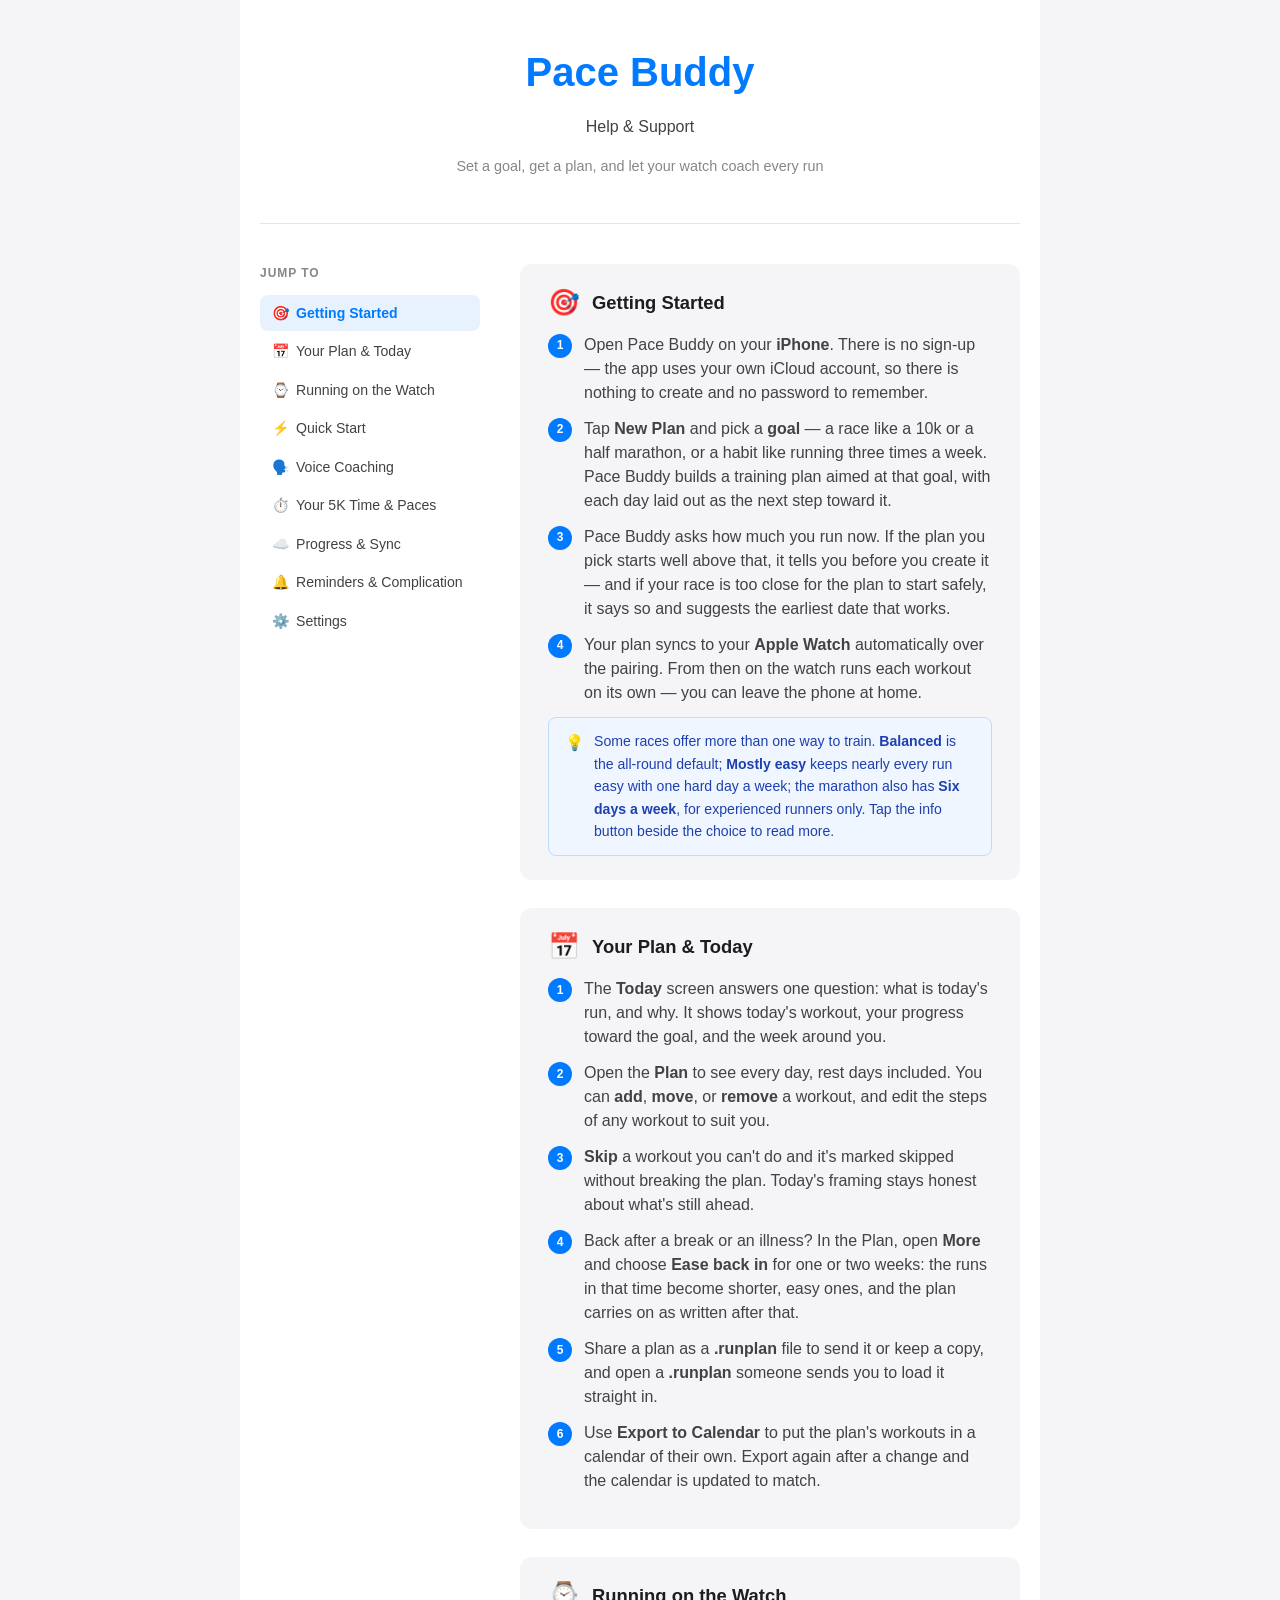
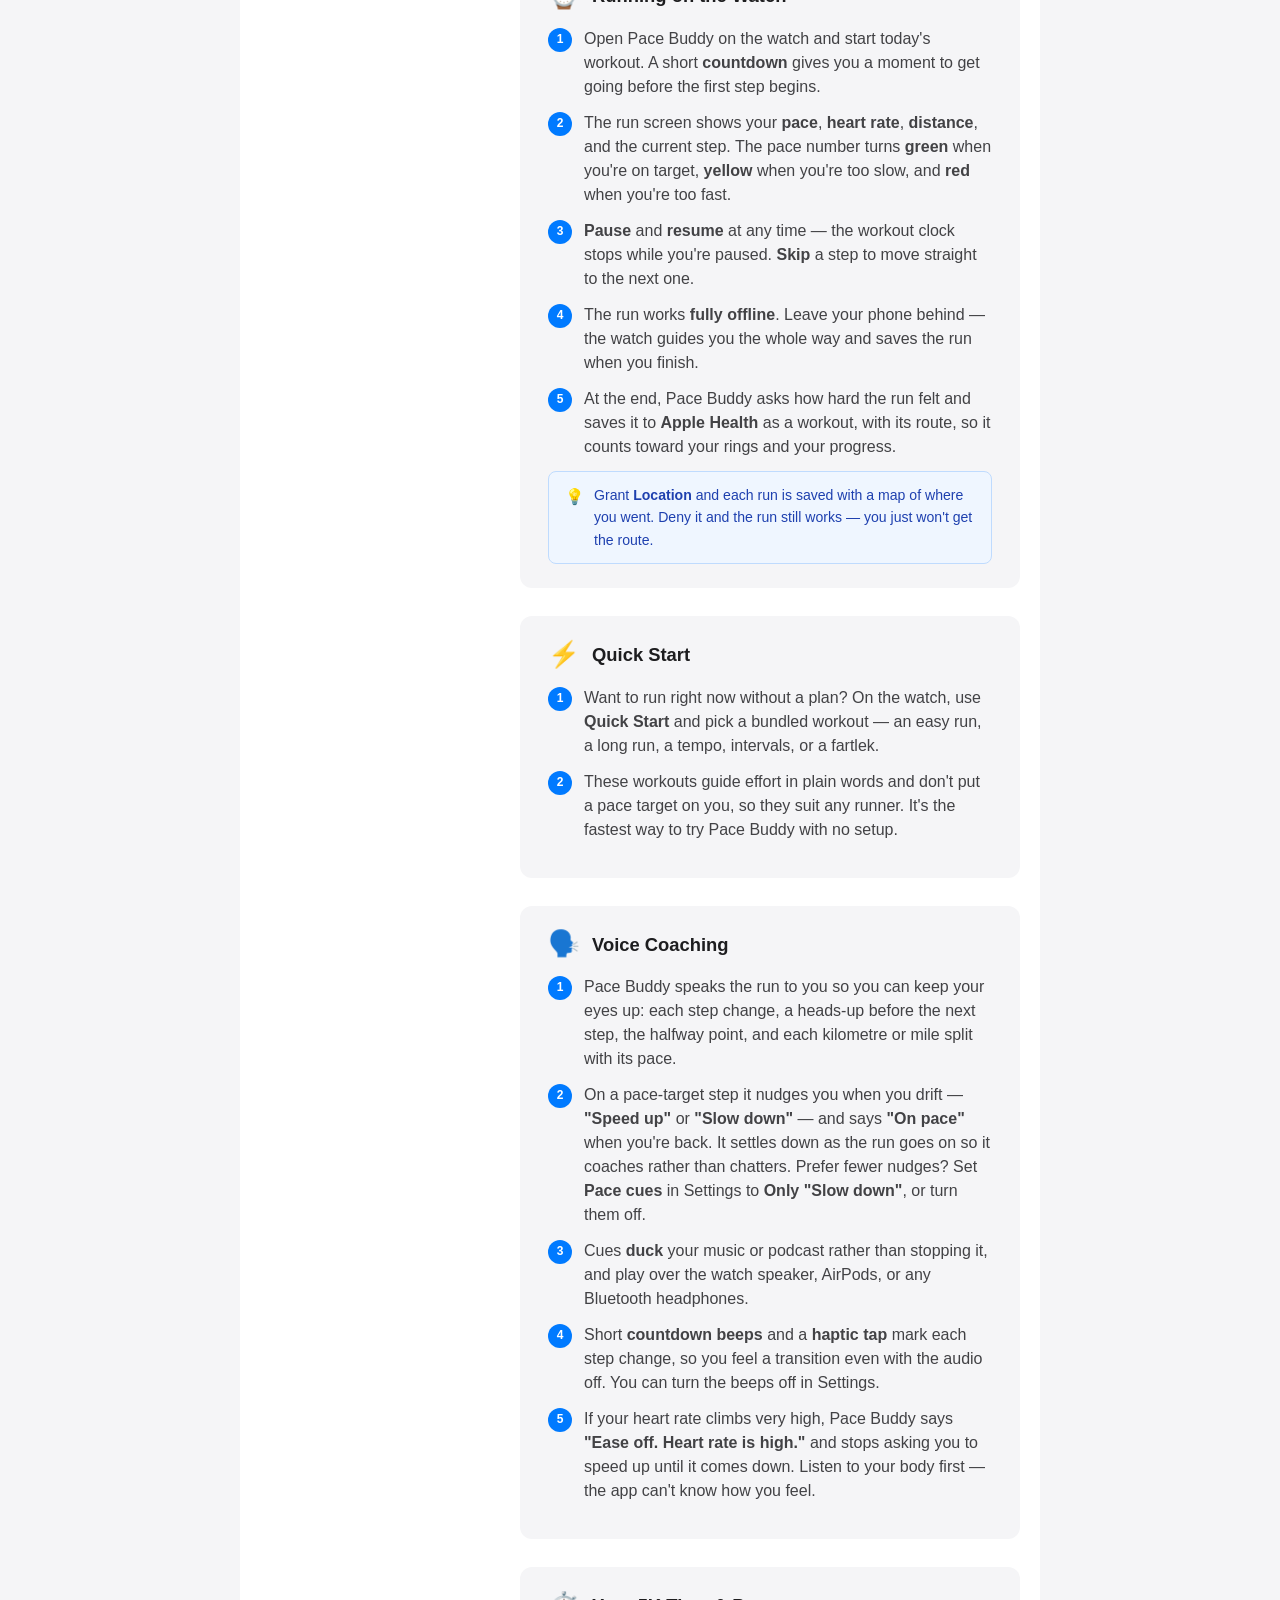
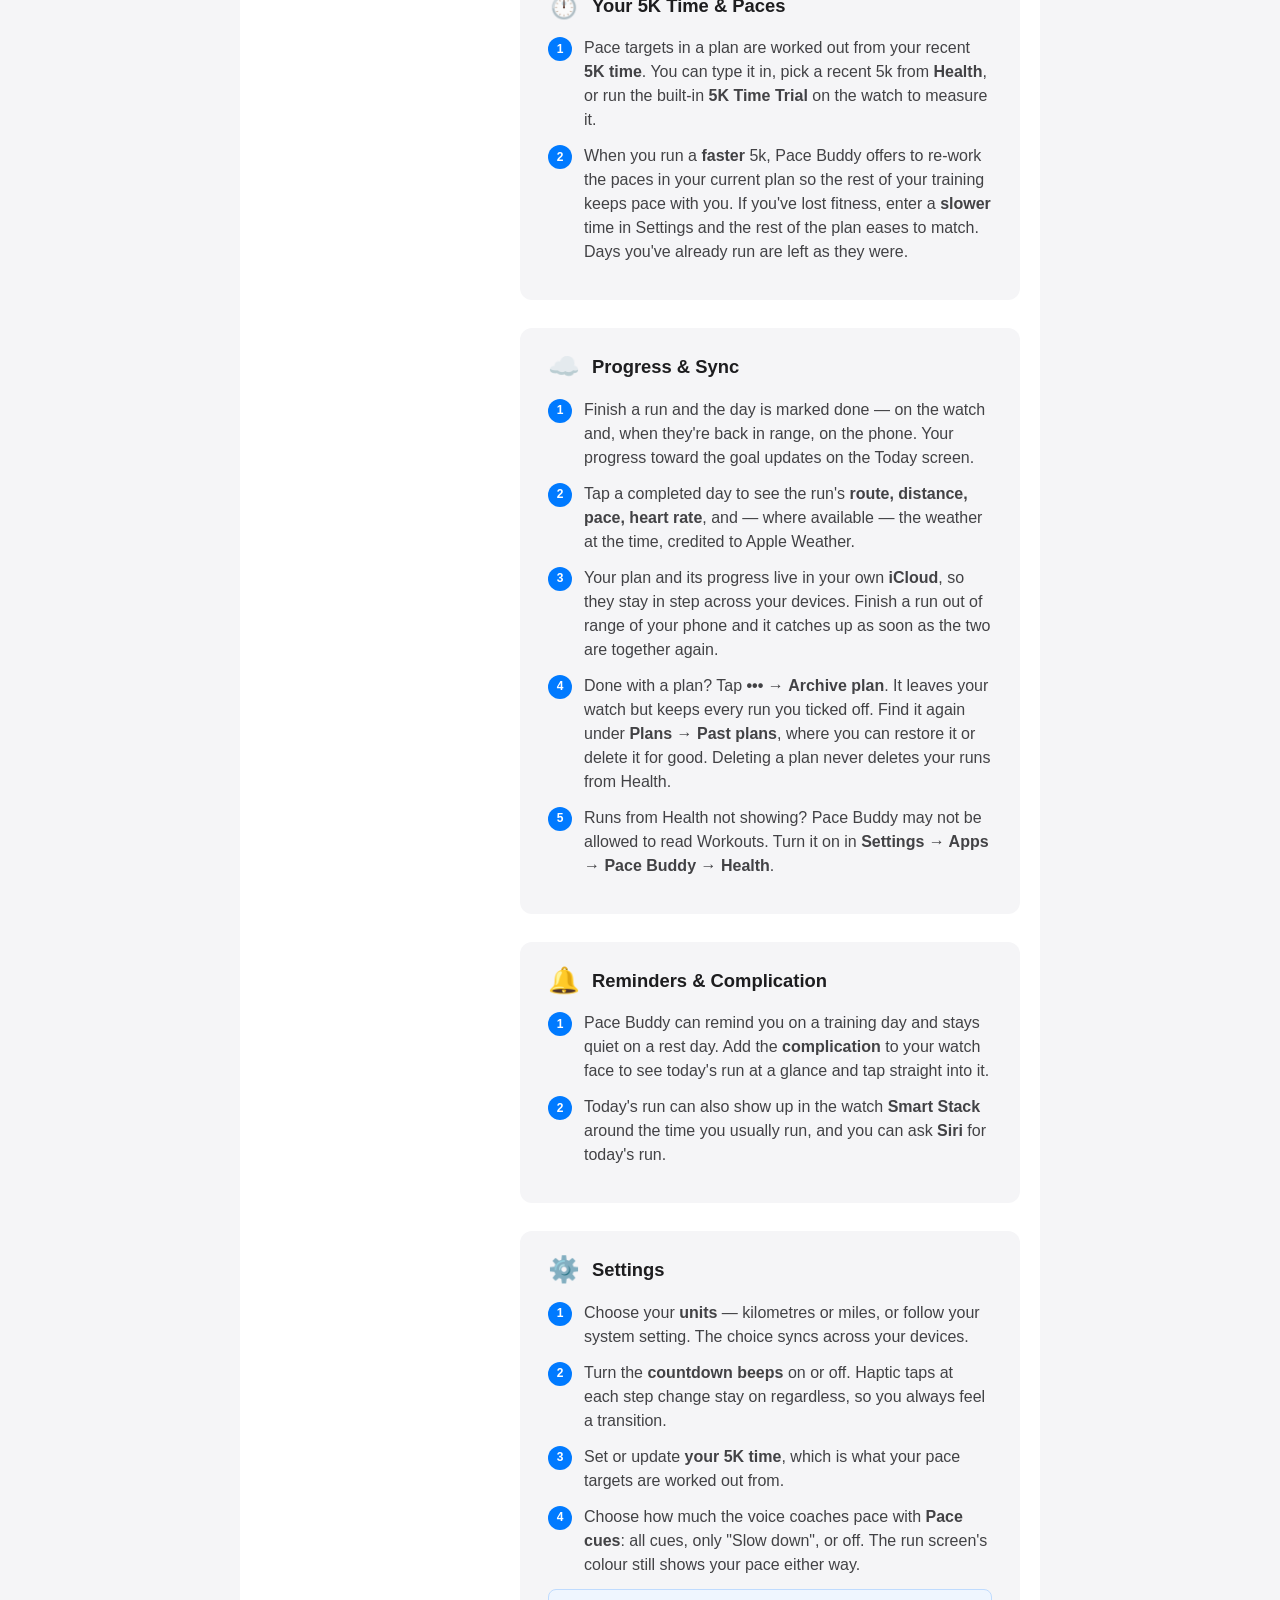
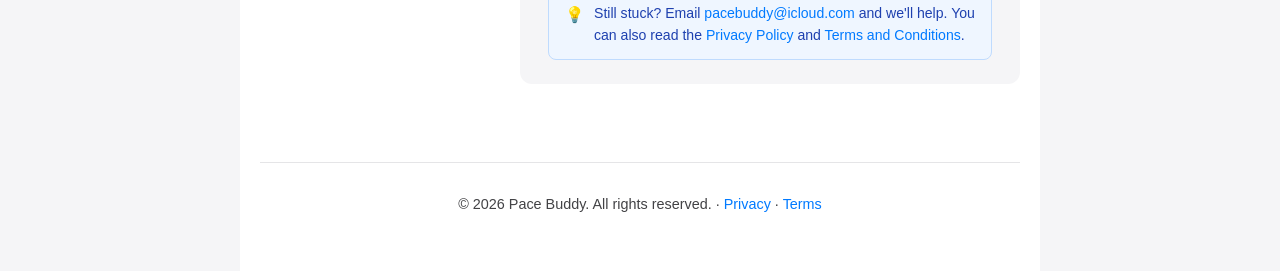
<file: index.html>
<!DOCTYPE html>
<html lang="en">
<head>
    <meta charset="UTF-8">
    <meta name="viewport" content="width=device-width, initial-scale=1.0">
    <title>Pace Buddy - Help &amp; Support</title>
    <link rel="stylesheet" href="styles.css">
    <link rel="stylesheet" href="support.css">
</head>
<body>
    <div class="container">

        <!-- Header -->
        <header>
            <h1><span class="app-name">Pace Buddy</span></h1>
            <p>Help &amp; Support</p>
            <p class="last-updated">Set a goal, get a plan, and let your watch coach every run</p>
        </header>

        <!-- Layout: sidebar + main -->
        <div class="support-layout">

            <!-- Sidebar nav -->
            <aside class="sidebar">
                <p class="sidebar-title">Jump to</p>
                <nav id="sidebar-nav">
                    <a href="#getting-started"><span class="nav-icon">🎯</span>Getting Started</a>
                    <a href="#plan"><span class="nav-icon">📅</span>Your Plan &amp; Today</a>
                    <a href="#running"><span class="nav-icon">⌚</span>Running on the Watch</a>
                    <a href="#quick-start"><span class="nav-icon">⚡</span>Quick Start</a>
                    <a href="#coaching"><span class="nav-icon">🗣️</span>Voice Coaching</a>
                    <a href="#paces"><span class="nav-icon">⏱️</span>Your 5K Time &amp; Paces</a>
                    <a href="#progress"><span class="nav-icon">☁️</span>Progress &amp; Sync</a>
                    <a href="#reminders"><span class="nav-icon">🔔</span>Reminders &amp; Complication</a>
                    <a href="#settings"><span class="nav-icon">⚙️</span>Settings</a>
                </nav>
            </aside>

            <!-- Main content -->
            <main class="support-main">

                <!-- 1. Getting Started -->
                <section id="getting-started" class="topic-card">
                    <div class="topic-header">
                        <span class="topic-icon">🎯</span>
                        <h2 class="topic-title">Getting Started</h2>
                    </div>
                    <ol class="steps">
                        <li>
                            <span class="step-num">1</span>
                            <span class="step-text">Open Pace Buddy on your <strong>iPhone</strong>. There is no sign-up — the app uses your own iCloud account, so there is nothing to create and no password to remember.</span>
                        </li>
                        <li>
                            <span class="step-num">2</span>
                            <span class="step-text">Tap <strong>New Plan</strong> and pick a <strong>goal</strong> — a race like a 10k or a half marathon, or a habit like running three times a week. Pace Buddy builds a training plan aimed at that goal, with each day laid out as the next step toward it.</span>
                        </li>
                        <li>
                            <span class="step-num">3</span>
                            <span class="step-text">Pace Buddy asks how much you run now. If the plan you pick starts well above that, it tells you before you create it — and if your race is too close for the plan to start safely, it says so and suggests the earliest date that works.</span>
                        </li>
                        <li>
                            <span class="step-num">4</span>
                            <span class="step-text">Your plan syncs to your <strong>Apple Watch</strong> automatically over the pairing. From then on the watch runs each workout on its own — you can leave the phone at home.</span>
                        </li>
                    </ol>
                    <div class="tip-callout">
                        <span class="tip-callout-icon">💡</span>
                        <span>Some races offer more than one way to train. <strong>Balanced</strong> is the all-round default; <strong>Mostly easy</strong> keeps nearly every run easy with one hard day a week; the marathon also has <strong>Six days a week</strong>, for experienced runners only. Tap the info button beside the choice to read more.</span>
                    </div>
                </section>

                <!-- 2. Your Plan & Today -->
                <section id="plan" class="topic-card">
                    <div class="topic-header">
                        <span class="topic-icon">📅</span>
                        <h2 class="topic-title">Your Plan &amp; Today</h2>
                    </div>
                    <ol class="steps">
                        <li>
                            <span class="step-num">1</span>
                            <span class="step-text">The <strong>Today</strong> screen answers one question: what is today's run, and why. It shows today's workout, your progress toward the goal, and the week around you.</span>
                        </li>
                        <li>
                            <span class="step-num">2</span>
                            <span class="step-text">Open the <strong>Plan</strong> to see every day, rest days included. You can <strong>add</strong>, <strong>move</strong>, or <strong>remove</strong> a workout, and edit the steps of any workout to suit you.</span>
                        </li>
                        <li>
                            <span class="step-num">3</span>
                            <span class="step-text"><strong>Skip</strong> a workout you can't do and it's marked skipped without breaking the plan. Today's framing stays honest about what's still ahead.</span>
                        </li>
                        <li>
                            <span class="step-num">4</span>
                            <span class="step-text">Back after a break or an illness? In the Plan, open <strong>More</strong> and choose <strong>Ease back in</strong> for one or two weeks: the runs in that time become shorter, easy ones, and the plan carries on as written after that.</span>
                        </li>
                        <li>
                            <span class="step-num">5</span>
                            <span class="step-text">Share a plan as a <strong>.runplan</strong> file to send it or keep a copy, and open a <strong>.runplan</strong> someone sends you to load it straight in.</span>
                        </li>
                        <li>
                            <span class="step-num">6</span>
                            <span class="step-text">Use <strong>Export to Calendar</strong> to put the plan's workouts in a calendar of their own. Export again after a change and the calendar is updated to match.</span>
                        </li>
                    </ol>
                </section>

                <!-- 3. Running on the Watch -->
                <section id="running" class="topic-card">
                    <div class="topic-header">
                        <span class="topic-icon">⌚</span>
                        <h2 class="topic-title">Running on the Watch</h2>
                    </div>
                    <ol class="steps">
                        <li>
                            <span class="step-num">1</span>
                            <span class="step-text">Open Pace Buddy on the watch and start today's workout. A short <strong>countdown</strong> gives you a moment to get going before the first step begins.</span>
                        </li>
                        <li>
                            <span class="step-num">2</span>
                            <span class="step-text">The run screen shows your <strong>pace</strong>, <strong>heart rate</strong>, <strong>distance</strong>, and the current step. The pace number turns <strong>green</strong> when you're on target, <strong>yellow</strong> when you're too slow, and <strong>red</strong> when you're too fast.</span>
                        </li>
                        <li>
                            <span class="step-num">3</span>
                            <span class="step-text"><strong>Pause</strong> and <strong>resume</strong> at any time — the workout clock stops while you're paused. <strong>Skip</strong> a step to move straight to the next one.</span>
                        </li>
                        <li>
                            <span class="step-num">4</span>
                            <span class="step-text">The run works <strong>fully offline</strong>. Leave your phone behind — the watch guides you the whole way and saves the run when you finish.</span>
                        </li>
                        <li>
                            <span class="step-num">5</span>
                            <span class="step-text">At the end, Pace Buddy asks how hard the run felt and saves it to <strong>Apple Health</strong> as a workout, with its route, so it counts toward your rings and your progress.</span>
                        </li>
                    </ol>
                    <div class="tip-callout">
                        <span class="tip-callout-icon">💡</span>
                        <span>Grant <strong>Location</strong> and each run is saved with a map of where you went. Deny it and the run still works — you just won't get the route.</span>
                    </div>
                </section>

                <!-- 4. Quick Start -->
                <section id="quick-start" class="topic-card">
                    <div class="topic-header">
                        <span class="topic-icon">⚡</span>
                        <h2 class="topic-title">Quick Start</h2>
                    </div>
                    <ol class="steps">
                        <li>
                            <span class="step-num">1</span>
                            <span class="step-text">Want to run right now without a plan? On the watch, use <strong>Quick Start</strong> and pick a bundled workout — an easy run, a long run, a tempo, intervals, or a fartlek.</span>
                        </li>
                        <li>
                            <span class="step-num">2</span>
                            <span class="step-text">These workouts guide effort in plain words and don't put a pace target on you, so they suit any runner. It's the fastest way to try Pace Buddy with no setup.</span>
                        </li>
                    </ol>
                </section>

                <!-- 5. Voice Coaching -->
                <section id="coaching" class="topic-card">
                    <div class="topic-header">
                        <span class="topic-icon">🗣️</span>
                        <h2 class="topic-title">Voice Coaching</h2>
                    </div>
                    <ol class="steps">
                        <li>
                            <span class="step-num">1</span>
                            <span class="step-text">Pace Buddy speaks the run to you so you can keep your eyes up: each step change, a heads-up before the next step, the halfway point, and each kilometre or mile split with its pace.</span>
                        </li>
                        <li>
                            <span class="step-num">2</span>
                            <span class="step-text">On a pace-target step it nudges you when you drift — <strong>"Speed up"</strong> or <strong>"Slow down"</strong> — and says <strong>"On pace"</strong> when you're back. It settles down as the run goes on so it coaches rather than chatters. Prefer fewer nudges? Set <strong>Pace cues</strong> in Settings to <strong>Only "Slow down"</strong>, or turn them off.</span>
                        </li>
                        <li>
                            <span class="step-num">3</span>
                            <span class="step-text">Cues <strong>duck</strong> your music or podcast rather than stopping it, and play over the watch speaker, AirPods, or any Bluetooth headphones.</span>
                        </li>
                        <li>
                            <span class="step-num">4</span>
                            <span class="step-text">Short <strong>countdown beeps</strong> and a <strong>haptic tap</strong> mark each step change, so you feel a transition even with the audio off. You can turn the beeps off in Settings.</span>
                        </li>
                        <li>
                            <span class="step-num">5</span>
                            <span class="step-text">If your heart rate climbs very high, Pace Buddy says <strong>"Ease off. Heart rate is high."</strong> and stops asking you to speed up until it comes down. Listen to your body first — the app can't know how you feel.</span>
                        </li>
                    </ol>
                </section>

                <!-- 7. Your 5K Time & Paces -->
                <section id="paces" class="topic-card">
                    <div class="topic-header">
                        <span class="topic-icon">⏱️</span>
                        <h2 class="topic-title">Your 5K Time &amp; Paces</h2>
                    </div>
                    <ol class="steps">
                        <li>
                            <span class="step-num">1</span>
                            <span class="step-text">Pace targets in a plan are worked out from your recent <strong>5K time</strong>. You can type it in, pick a recent 5k from <strong>Health</strong>, or run the built-in <strong>5K Time Trial</strong> on the watch to measure it.</span>
                        </li>
                        <li>
                            <span class="step-num">2</span>
                            <span class="step-text">When you run a <strong>faster</strong> 5k, Pace Buddy offers to re-work the paces in your current plan so the rest of your training keeps pace with you. If you've lost fitness, enter a <strong>slower</strong> time in Settings and the rest of the plan eases to match. Days you've already run are left as they were.</span>
                        </li>
                    </ol>
                </section>

                <!-- 8. Progress & Sync -->
                <section id="progress" class="topic-card">
                    <div class="topic-header">
                        <span class="topic-icon">☁️</span>
                        <h2 class="topic-title">Progress &amp; Sync</h2>
                    </div>
                    <ol class="steps">
                        <li>
                            <span class="step-num">1</span>
                            <span class="step-text">Finish a run and the day is marked done — on the watch and, when they're back in range, on the phone. Your progress toward the goal updates on the Today screen.</span>
                        </li>
                        <li>
                            <span class="step-num">2</span>
                            <span class="step-text">Tap a completed day to see the run's <strong>route, distance, pace, heart rate</strong>, and — where available — the weather at the time, credited to Apple Weather.</span>
                        </li>
                        <li>
                            <span class="step-num">3</span>
                            <span class="step-text">Your plan and its progress live in your own <strong>iCloud</strong>, so they stay in step across your devices. Finish a run out of range of your phone and it catches up as soon as the two are together again.</span>
                        </li>
                        <li>
                            <span class="step-num">4</span>
                            <span class="step-text">Done with a plan? Tap <strong>•••</strong> → <strong>Archive plan</strong>. It leaves your watch but keeps every run you ticked off. Find it again under <strong>Plans</strong> → <strong>Past plans</strong>, where you can restore it or delete it for good. Deleting a plan never deletes your runs from Health.</span>
                        </li>
                        <li>
                            <span class="step-num">5</span>
                            <span class="step-text">Runs from Health not showing? Pace Buddy may not be allowed to read Workouts. Turn it on in <strong>Settings → Apps → Pace Buddy → Health</strong>.</span>
                        </li>
                    </ol>
                </section>

                <!-- 9. Reminders & Complication -->
                <section id="reminders" class="topic-card">
                    <div class="topic-header">
                        <span class="topic-icon">🔔</span>
                        <h2 class="topic-title">Reminders &amp; Complication</h2>
                    </div>
                    <ol class="steps">
                        <li>
                            <span class="step-num">1</span>
                            <span class="step-text">Pace Buddy can remind you on a training day and stays quiet on a rest day. Add the <strong>complication</strong> to your watch face to see today's run at a glance and tap straight into it.</span>
                        </li>
                        <li>
                            <span class="step-num">2</span>
                            <span class="step-text">Today's run can also show up in the watch <strong>Smart Stack</strong> around the time you usually run, and you can ask <strong>Siri</strong> for today's run.</span>
                        </li>
                    </ol>
                </section>

                <!-- 10. Settings -->
                <section id="settings" class="topic-card">
                    <div class="topic-header">
                        <span class="topic-icon">⚙️</span>
                        <h2 class="topic-title">Settings</h2>
                    </div>
                    <ol class="steps">
                        <li>
                            <span class="step-num">1</span>
                            <span class="step-text">Choose your <strong>units</strong> — kilometres or miles, or follow your system setting. The choice syncs across your devices.</span>
                        </li>
                        <li>
                            <span class="step-num">2</span>
                            <span class="step-text">Turn the <strong>countdown beeps</strong> on or off. Haptic taps at each step change stay on regardless, so you always feel a transition.</span>
                        </li>
                        <li>
                            <span class="step-num">3</span>
                            <span class="step-text">Set or update <strong>your 5K time</strong>, which is what your pace targets are worked out from.</span>
                        </li>
                        <li>
                            <span class="step-num">4</span>
                            <span class="step-text">Choose how much the voice coaches pace with <strong>Pace cues</strong>: all cues, only "Slow down", or off. The run screen's colour still shows your pace either way.</span>
                        </li>
                    </ol>
                    <div class="tip-callout">
                        <span class="tip-callout-icon">💡</span>
                        <span>Still stuck? Email <a href="mailto:pacebuddy@icloud.com">pacebuddy@icloud.com</a> and we'll help. You can also read the <a href="privacy.html">Privacy Policy</a> and <a href="terms.html">Terms and Conditions</a>.</span>
                    </div>
                </section>

            </main>
        </div>

        <footer>
            <p>&copy; 2026 Pace Buddy. All rights reserved. &middot; <a href="privacy.html">Privacy</a> &middot; <a href="terms.html">Terms</a></p>
        </footer>
    </div>

    <a href="#" id="back-to-top" aria-label="Back to top">↑</a>

    <script>
        const sections = [...document.querySelectorAll('.topic-card')];
        const navLinks = [...document.querySelectorAll('#sidebar-nav a')];
        const backToTop = document.getElementById('back-to-top');

        function onScroll() {
            const y = window.scrollY + 120;
            let current = sections[0];
            for (const s of sections) {
                if (s.offsetTop <= y) current = s;
            }
            navLinks.forEach(a => {
                a.classList.toggle('active', a.getAttribute('href') === '#' + current.id);
            });
            backToTop.classList.toggle('visible', window.scrollY > 400);
        }

        window.addEventListener('scroll', onScroll, { passive: true });
        onScroll();

        backToTop.addEventListener('click', e => {
            e.preventDefault();
            window.scrollTo({ top: 0, behavior: 'smooth' });
        });
    </script>
</body>
</html>
</file>
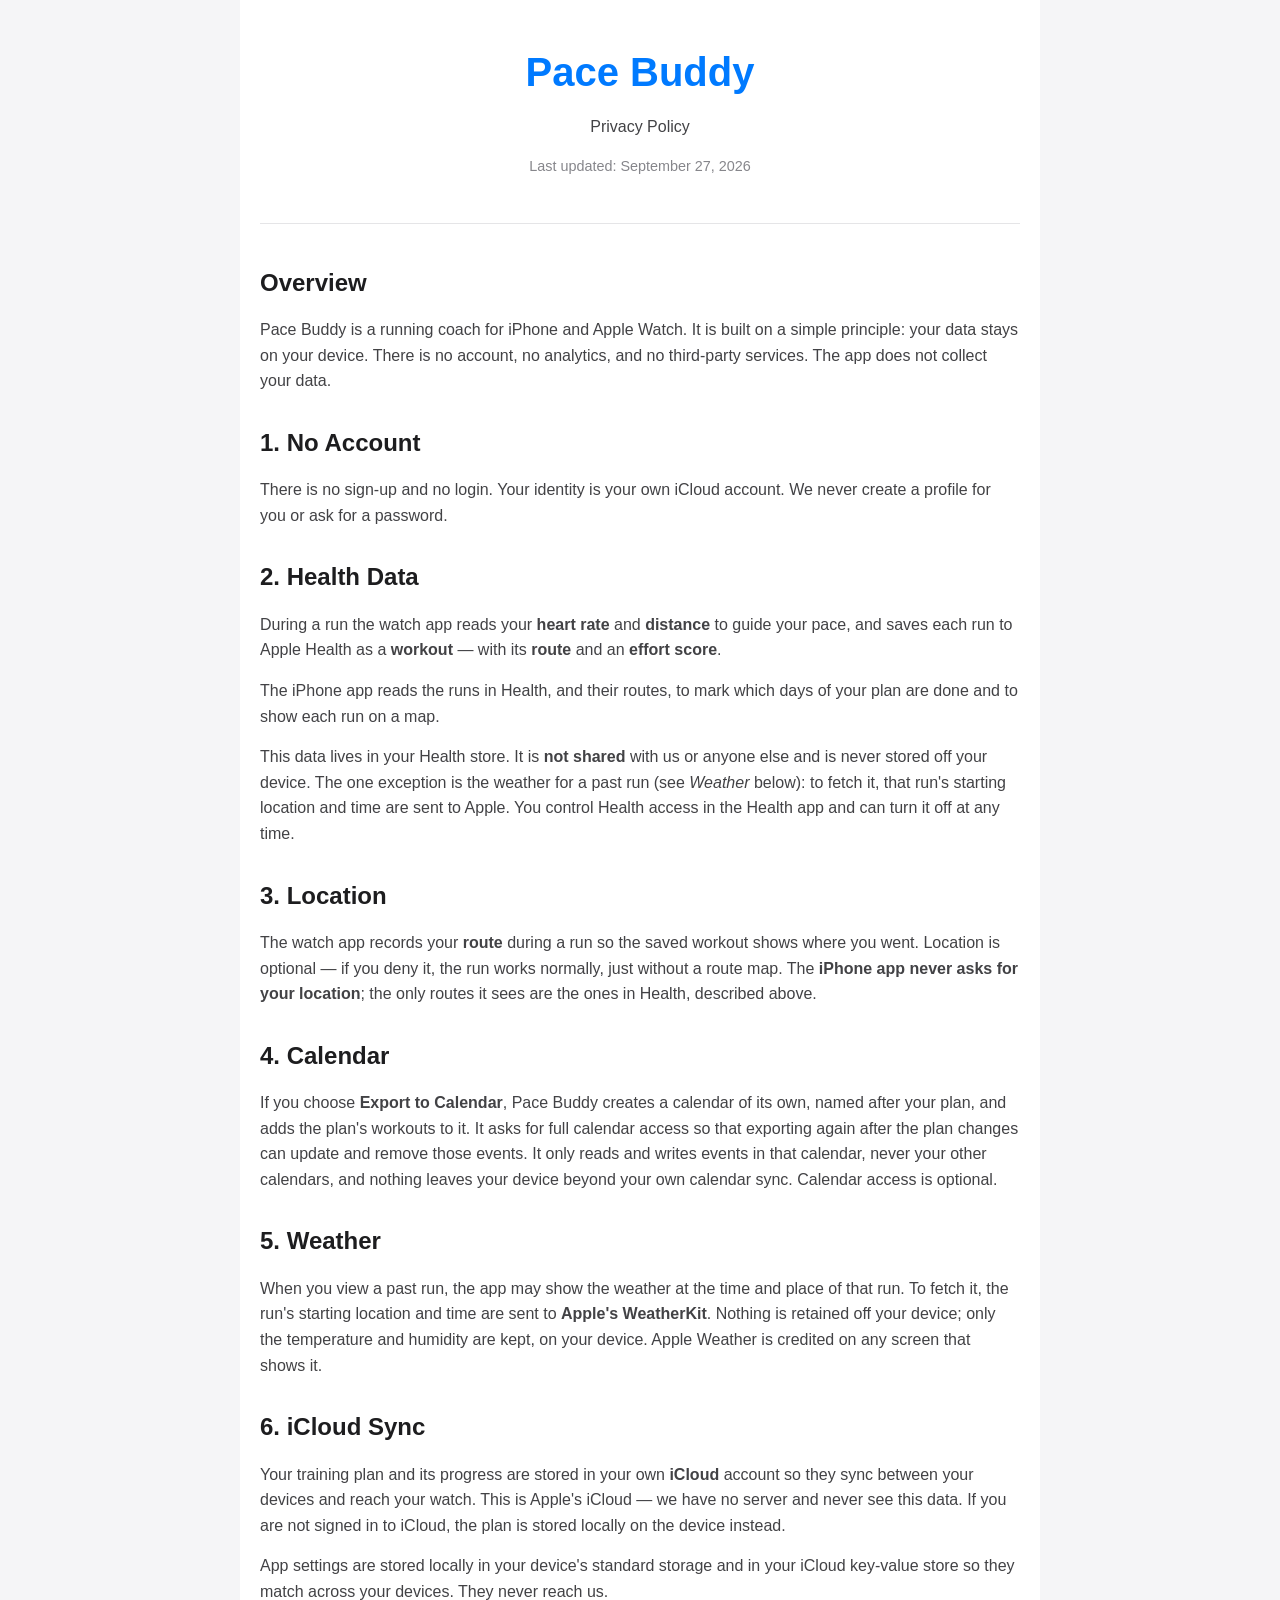
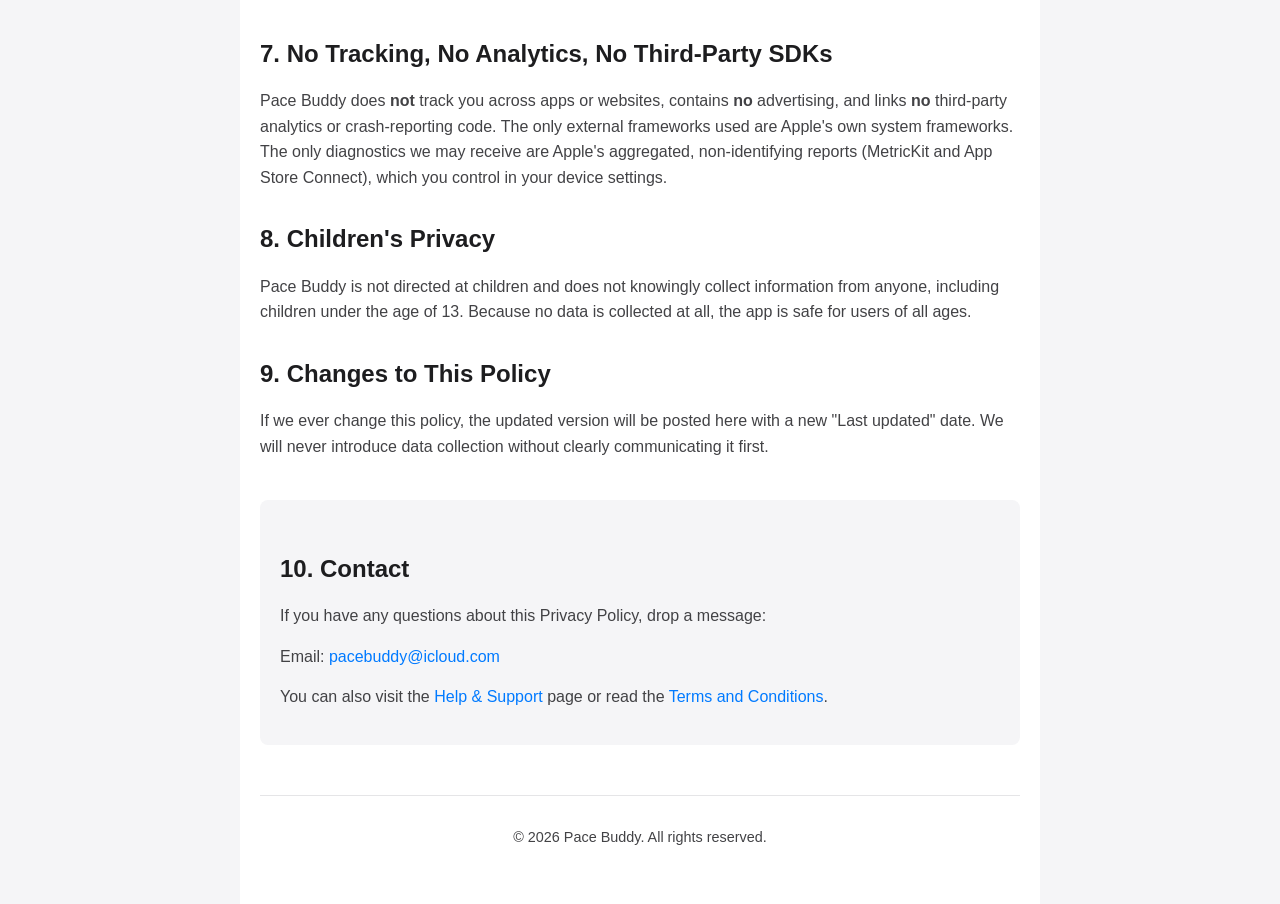
<file: privacy.html>
<!DOCTYPE html>
<html lang="en">
<head>
    <meta charset="UTF-8">
    <meta name="viewport" content="width=device-width, initial-scale=1.0">
    <title>Pace Buddy - Privacy Policy</title>
    <link rel="stylesheet" href="styles.css">
</head>
<body>
    <div class="container">
        <header>
            <h1><span class="app-name">Pace Buddy</span></h1>
            <p>Privacy Policy</p>
            <p class="last-updated">Last updated: September 27, 2026</p>
        </header>

        <section>
            <h2>Overview</h2>
            <p>Pace Buddy is a running coach for iPhone and Apple Watch. It is built on a simple principle: your data stays on your device. There is no account, no analytics, and no third-party services. The app does not collect your data.</p>
        </section>

        <section>
            <h2>1. No Account</h2>
            <p>There is no sign-up and no login. Your identity is your own iCloud account. We never create a profile for you or ask for a password.</p>
        </section>

        <section>
            <h2>2. Health Data</h2>
            <p>During a run the watch app reads your <strong>heart rate</strong> and <strong>distance</strong> to guide your pace, and saves each run to Apple Health as a <strong>workout</strong> — with its <strong>route</strong> and an <strong>effort score</strong>.</p>
            <p>The iPhone app reads the runs in Health, and their routes, to mark which days of your plan are done and to show each run on a map.</p>
            <p>This data lives in your Health store. It is <strong>not shared</strong> with us or anyone else and is never stored off your device. The one exception is the weather for a past run (see <em>Weather</em> below): to fetch it, that run's starting location and time are sent to Apple. You control Health access in the Health app and can turn it off at any time.</p>
        </section>

        <section>
            <h2>3. Location</h2>
            <p>The watch app records your <strong>route</strong> during a run so the saved workout shows where you went. Location is optional — if you deny it, the run works normally, just without a route map. The <strong>iPhone app never asks for your location</strong>; the only routes it sees are the ones in Health, described above.</p>
        </section>

        <section>
            <h2>4. Calendar</h2>
            <p>If you choose <strong>Export to Calendar</strong>, Pace Buddy creates a calendar of its own, named after your plan, and adds the plan's workouts to it. It asks for full calendar access so that exporting again after the plan changes can update and remove those events. It only reads and writes events in that calendar, never your other calendars, and nothing leaves your device beyond your own calendar sync. Calendar access is optional.</p>
        </section>

        <section>
            <h2>5. Weather</h2>
            <p>When you view a past run, the app may show the weather at the time and place of that run. To fetch it, the run's starting location and time are sent to <strong>Apple's WeatherKit</strong>. Nothing is retained off your device; only the temperature and humidity are kept, on your device. Apple Weather is credited on any screen that shows it.</p>
        </section>

        <section>
            <h2>6. iCloud Sync</h2>
            <p>Your training plan and its progress are stored in your own <strong>iCloud</strong> account so they sync between your devices and reach your watch. This is Apple's iCloud — we have no server and never see this data. If you are not signed in to iCloud, the plan is stored locally on the device instead.</p>
            <p>App settings are stored locally in your device's standard storage and in your iCloud key-value store so they match across your devices. They never reach us.</p>
        </section>

        <section>
            <h2>7. No Tracking, No Analytics, No Third-Party SDKs</h2>
            <p>Pace Buddy does <strong>not</strong> track you across apps or websites, contains <strong>no</strong> advertising, and links <strong>no</strong> third-party analytics or crash-reporting code. The only external frameworks used are Apple's own system frameworks. The only diagnostics we may receive are Apple's aggregated, non-identifying reports (MetricKit and App Store Connect), which you control in your device settings.</p>
        </section>

        <section>
            <h2>8. Children's Privacy</h2>
            <p>Pace Buddy is not directed at children and does not knowingly collect information from anyone, including children under the age of 13. Because no data is collected at all, the app is safe for users of all ages.</p>
        </section>

        <section>
            <h2>9. Changes to This Policy</h2>
            <p>If we ever change this policy, the updated version will be posted here with a new "Last updated" date. We will never introduce data collection without clearly communicating it first.</p>
        </section>

        <section class="contact">
            <h2>10. Contact</h2>
            <p>If you have any questions about this Privacy Policy, drop a message:</p>
            <p>Email: <a href="mailto:pacebuddy@icloud.com">pacebuddy@icloud.com</a></p>
            <p>You can also visit the <a href="index.html">Help &amp; Support</a> page or read the <a href="terms.html">Terms and Conditions</a>.</p>
        </section>

        <footer>
            <p>&copy; 2026 Pace Buddy. All rights reserved.</p>
        </footer>
    </div>
</body>
</html>
</file>
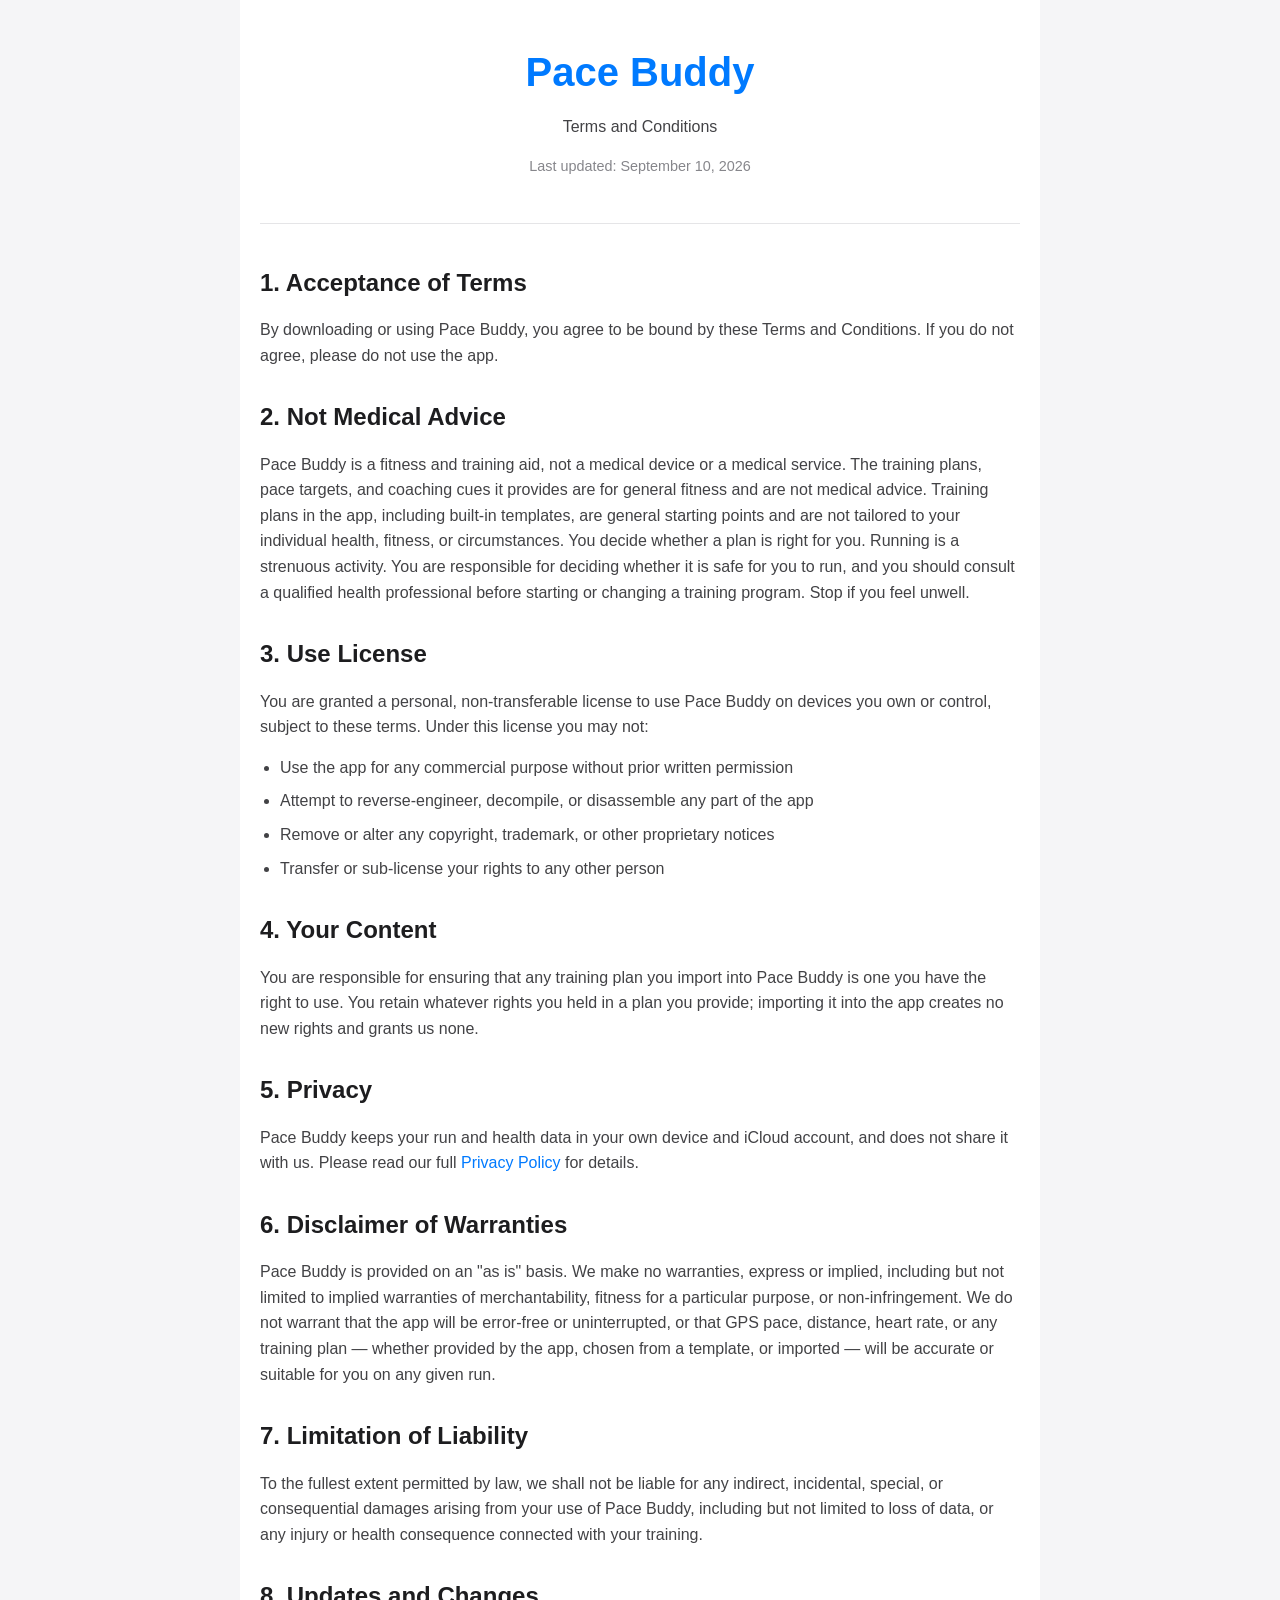
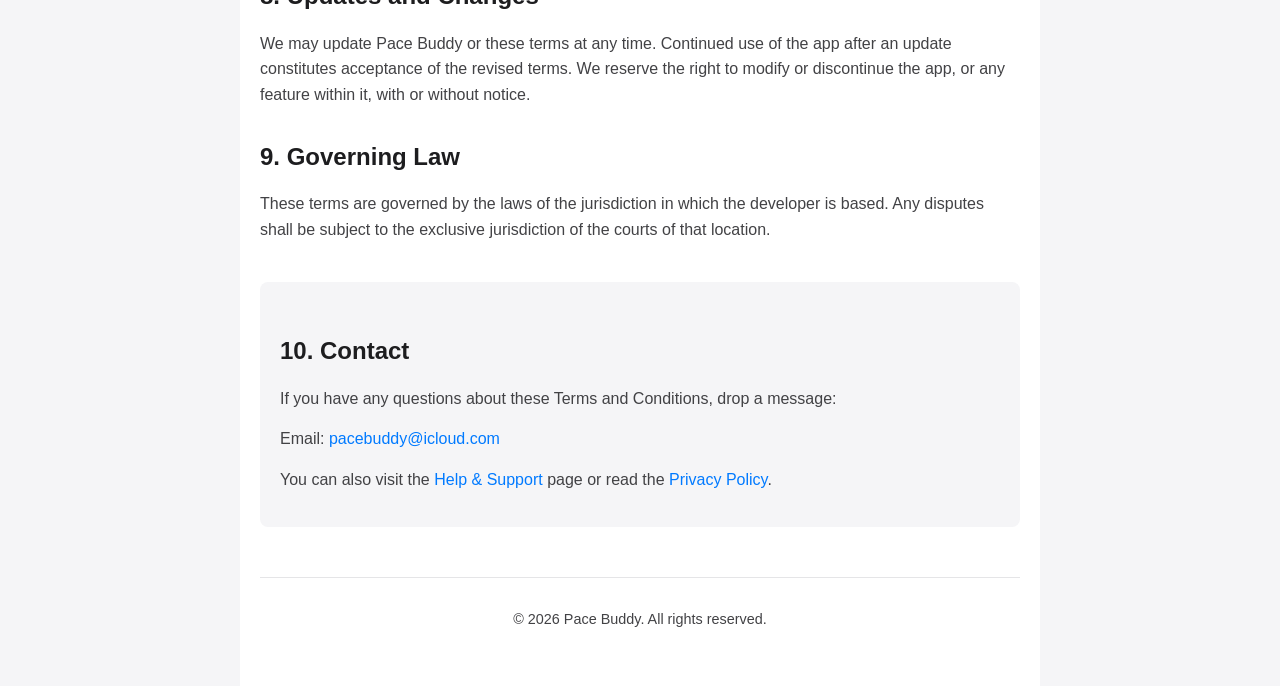
<file: terms.html>
<!DOCTYPE html>
<html lang="en">
<head>
    <meta charset="UTF-8">
    <meta name="viewport" content="width=device-width, initial-scale=1.0">
    <title>Pace Buddy - Terms and Conditions</title>
    <link rel="stylesheet" href="styles.css">
</head>
<body>
    <div class="container">
        <header>
            <h1><span class="app-name">Pace Buddy</span></h1>
            <p>Terms and Conditions</p>
            <p class="last-updated">Last updated: September 10, 2026</p>
        </header>

        <section>
            <h2>1. Acceptance of Terms</h2>
            <p>By downloading or using Pace Buddy, you agree to be bound by these Terms and Conditions. If you do not agree, please do not use the app.</p>
        </section>

        <section>
            <h2>2. Not Medical Advice</h2>
            <p>Pace Buddy is a fitness and training aid, not a medical device or a medical service. The training plans, pace targets, and coaching cues it provides are for general fitness and are not medical advice. Training plans in the app, including built-in templates, are general starting points and are not tailored to your individual health, fitness, or circumstances. You decide whether a plan is right for you. Running is a strenuous activity. You are responsible for deciding whether it is safe for you to run, and you should consult a qualified health professional before starting or changing a training program. Stop if you feel unwell.</p>
        </section>

        <section>
            <h2>3. Use License</h2>
            <p>You are granted a personal, non-transferable license to use Pace Buddy on devices you own or control, subject to these terms. Under this license you may not:</p>
            <ul>
                <li>Use the app for any commercial purpose without prior written permission</li>
                <li>Attempt to reverse-engineer, decompile, or disassemble any part of the app</li>
                <li>Remove or alter any copyright, trademark, or other proprietary notices</li>
                <li>Transfer or sub-license your rights to any other person</li>
            </ul>
        </section>

        <section>
            <h2>4. Your Content</h2>
            <p>You are responsible for ensuring that any training plan you import into Pace Buddy is one you have the right to use. You retain whatever rights you held in a plan you provide; importing it into the app creates no new rights and grants us none.</p>
        </section>

        <section>
            <h2>5. Privacy</h2>
            <p>Pace Buddy keeps your run and health data in your own device and iCloud account, and does not share it with us. Please read our full <a href="privacy.html">Privacy Policy</a> for details.</p>
        </section>

        <section>
            <h2>6. Disclaimer of Warranties</h2>
            <p>Pace Buddy is provided on an "as is" basis. We make no warranties, express or implied, including but not limited to implied warranties of merchantability, fitness for a particular purpose, or non-infringement. We do not warrant that the app will be error-free or uninterrupted, or that GPS pace, distance, heart rate, or any training plan — whether provided by the app, chosen from a template, or imported — will be accurate or suitable for you on any given run.</p>
        </section>

        <section>
            <h2>7. Limitation of Liability</h2>
            <p>To the fullest extent permitted by law, we shall not be liable for any indirect, incidental, special, or consequential damages arising from your use of Pace Buddy, including but not limited to loss of data, or any injury or health consequence connected with your training.</p>
        </section>

        <section>
            <h2>8. Updates and Changes</h2>
            <p>We may update Pace Buddy or these terms at any time. Continued use of the app after an update constitutes acceptance of the revised terms. We reserve the right to modify or discontinue the app, or any feature within it, with or without notice.</p>
        </section>

        <section>
            <h2>9. Governing Law</h2>
            <p>These terms are governed by the laws of the jurisdiction in which the developer is based. Any disputes shall be subject to the exclusive jurisdiction of the courts of that location.</p>
        </section>

        <section class="contact">
            <h2>10. Contact</h2>
            <p>If you have any questions about these Terms and Conditions, drop a message:</p>
            <p>Email: <a href="mailto:pacebuddy@icloud.com">pacebuddy@icloud.com</a></p>
            <p>You can also visit the <a href="index.html">Help &amp; Support</a> page or read the <a href="privacy.html">Privacy Policy</a>.</p>
        </section>

        <footer>
            <p>&copy; 2026 Pace Buddy. All rights reserved.</p>
        </footer>
    </div>
</body>
</html>
</file>
<file: styles.css>
/* ============================================================
   Pace Buddy — Shared Stylesheet
   Used by: privacy.html, terms.html, index.html (Help & Support)
   ============================================================ */

* {
    margin: 0;
    padding: 0;
    box-sizing: border-box;
}

body {
    font-family: -apple-system, BlinkMacSystemFont, 'Segoe UI', Roboto, Oxygen, Ubuntu, Cantarell, sans-serif;
    line-height: 1.6;
    color: #333;
    background-color: #f5f5f7;
}

.container {
    max-width: 800px;
    margin: 0 auto;
    padding: 40px 20px;
    background-color: white;
    min-height: 100vh;
}

header {
    text-align: center;
    margin-bottom: 40px;
    padding-bottom: 30px;
    border-bottom: 1px solid #e5e5e7;
}

h1 {
    font-size: 2.5em;
    font-weight: 600;
    color: #1d1d1f;
    margin-bottom: 10px;
}

.app-name {
    color: #007aff;
}

.last-updated {
    color: #86868b;
    font-size: 0.9em;
}

.app-store-cta {
    margin-top: 20px;
}

.app-store-badge {
    display: inline-block;
    transition: opacity 0.2s ease;
}

.app-store-badge:hover {
    opacity: 0.85;
}

.app-store-badge img {
    height: 48px;
    width: auto;
    vertical-align: middle;
}

h2 {
    font-size: 1.5em;
    font-weight: 600;
    color: #1d1d1f;
    margin-top: 30px;
    margin-bottom: 15px;
}

p {
    margin-bottom: 15px;
    color: #424245;
}

ul {
    margin-left: 20px;
    margin-bottom: 15px;
}

li {
    margin-bottom: 8px;
    color: #424245;
}

.contact {
    background-color: #f5f5f7;
    padding: 20px;
    border-radius: 8px;
    margin-top: 40px;
}

a {
    color: #007aff;
    text-decoration: none;
}

a:hover {
    text-decoration: underline;
}

footer {
    text-align: center;
    margin-top: 50px;
    padding-top: 30px;
    border-top: 1px solid #e5e5e7;
    color: #86868b;
    font-size: 0.9em;
}

@media (max-width: 600px) {
    h1 {
        font-size: 2em;
    }

    h2 {
        font-size: 1.3em;
    }
}
</file>
<file: support.css>
/* ============================================================
   Pace Buddy — Support Page Styles
   Depends on: styles.css (shared base)
   ============================================================ */

/* ── Layout ── */
.support-layout {
    display: flex;
    gap: 40px;
    align-items: flex-start;
}

/* ── Sidebar ── */
.sidebar {
    flex: 0 0 220px;
    position: sticky;
    top: 30px;
}

.sidebar-title {
    font-size: 0.75em;
    font-weight: 700;
    text-transform: uppercase;
    letter-spacing: 0.08em;
    color: #86868b;
    margin-bottom: 12px;
}

.sidebar nav a {
    display: block;
    padding: 7px 12px;
    border-radius: 8px;
    color: #424245;
    font-size: 0.88em;
    text-decoration: none;
    transition: background 0.15s, color 0.15s;
    margin-bottom: 2px;
}

.sidebar nav a:hover {
    background: #f0f6ff;
    color: #007aff;
    text-decoration: none;
}

.sidebar nav a.active {
    background: #e8f2ff;
    color: #007aff;
    font-weight: 600;
}

.sidebar nav a .nav-icon {
    margin-right: 6px;
}

/* ── Main content ── */
.support-main {
    flex: 1;
    min-width: 0;
}

/* ── Topic cards ── */
.topic-card {
    background: #f5f5f7;
    border-radius: 12px;
    padding: 24px 28px;
    margin-bottom: 28px;
    scroll-margin-top: 30px;
}

.topic-header {
    display: flex;
    align-items: center;
    gap: 12px;
    margin-bottom: 16px;
}

.topic-icon {
    font-size: 1.6em;
    line-height: 1;
}

.topic-title {
    font-size: 1.15em;
    font-weight: 700;
    color: #1d1d1f;
    margin: 0;
}

/* ── Numbered steps ── */
.steps {
    list-style: none;
    margin: 0;
    padding: 0;
}

.steps li {
    display: flex;
    align-items: flex-start;
    gap: 12px;
    margin-bottom: 12px;
    color: #333;
}

.step-num {
    flex-shrink: 0;
    width: 24px;
    height: 24px;
    background: #007aff;
    color: white;
    border-radius: 50%;
    font-size: 0.75em;
    font-weight: 700;
    display: flex;
    align-items: center;
    justify-content: center;
    margin-top: 1px;
}

.step-text {
    flex: 1;
    color: #424245;
    line-height: 1.5;
}

/* ── Sub-lists inside steps ── */
.steps .step-text ul {
    margin: 8px 0 0 0;
    padding-left: 18px;
}

.steps .step-text ul li {
    display: list-item;
    margin-bottom: 4px;
}

/* ── Pro badge ── */
.pro-badge {
    display: inline-flex;
    align-items: center;
    gap: 3px;
    background: #fff3cd;
    color: #856404;
    border: 1px solid #ffc107;
    border-radius: 5px;
    font-size: 0.72em;
    font-weight: 700;
    padding: 1px 7px;
    vertical-align: middle;
    white-space: nowrap;
    margin-left: 4px;
}

/* ── Pro callout ── */
.pro-callout {
    background: #fffbeb;
    border: 1px solid #fcd34d;
    border-radius: 8px;
    padding: 12px 16px;
    margin-top: 16px;
    font-size: 0.88em;
    color: #78350f;
    display: flex;
    gap: 10px;
    align-items: flex-start;
}

.pro-callout-icon {
    font-size: 1.1em;
    flex-shrink: 0;
    margin-top: 1px;
}

/* ── Tip callout ── */
.tip-callout {
    background: #eff6ff;
    border: 1px solid #bfdbfe;
    border-radius: 8px;
    padding: 12px 16px;
    margin-top: 12px;
    font-size: 0.88em;
    color: #1e40af;
    display: flex;
    gap: 10px;
    align-items: flex-start;
}

.tip-callout-icon {
    font-size: 1.1em;
    flex-shrink: 0;
    margin-top: 1px;
}

/* ── Back to top ── */
#back-to-top {
    position: fixed;
    bottom: 30px;
    right: 30px;
    width: 42px;
    height: 42px;
    background: #007aff;
    color: white;
    border: none;
    border-radius: 50%;
    font-size: 1.2em;
    cursor: pointer;
    display: flex;
    align-items: center;
    justify-content: center;
    box-shadow: 0 2px 12px rgba(0, 122, 255, 0.35);
    opacity: 0;
    transition: opacity 0.25s;
    text-decoration: none;
}

#back-to-top.visible {
    opacity: 1;
}

/* ── Header subtitle ── */
.header-subtitle {
    color: #86868b;
    font-size: 1em;
    margin-top: 6px;
}

/* ── Responsive ── */
@media (max-width: 720px) {
    .support-layout {
        flex-direction: column;
        gap: 0;
    }

    .sidebar {
        position: static;
        flex: none;
        width: 100%;
        background: #f5f5f7;
        border-radius: 12px;
        padding: 16px 20px;
        margin-bottom: 24px;
    }

    .sidebar nav {
        display: flex;
        flex-wrap: wrap;
        gap: 6px;
    }

    .sidebar nav a {
        padding: 5px 10px;
        background: white;
        border-radius: 20px;
        font-size: 0.82em;
        margin: 0;
    }

    #back-to-top {
        right: 16px;
        bottom: 20px;
    }
}
</file>
